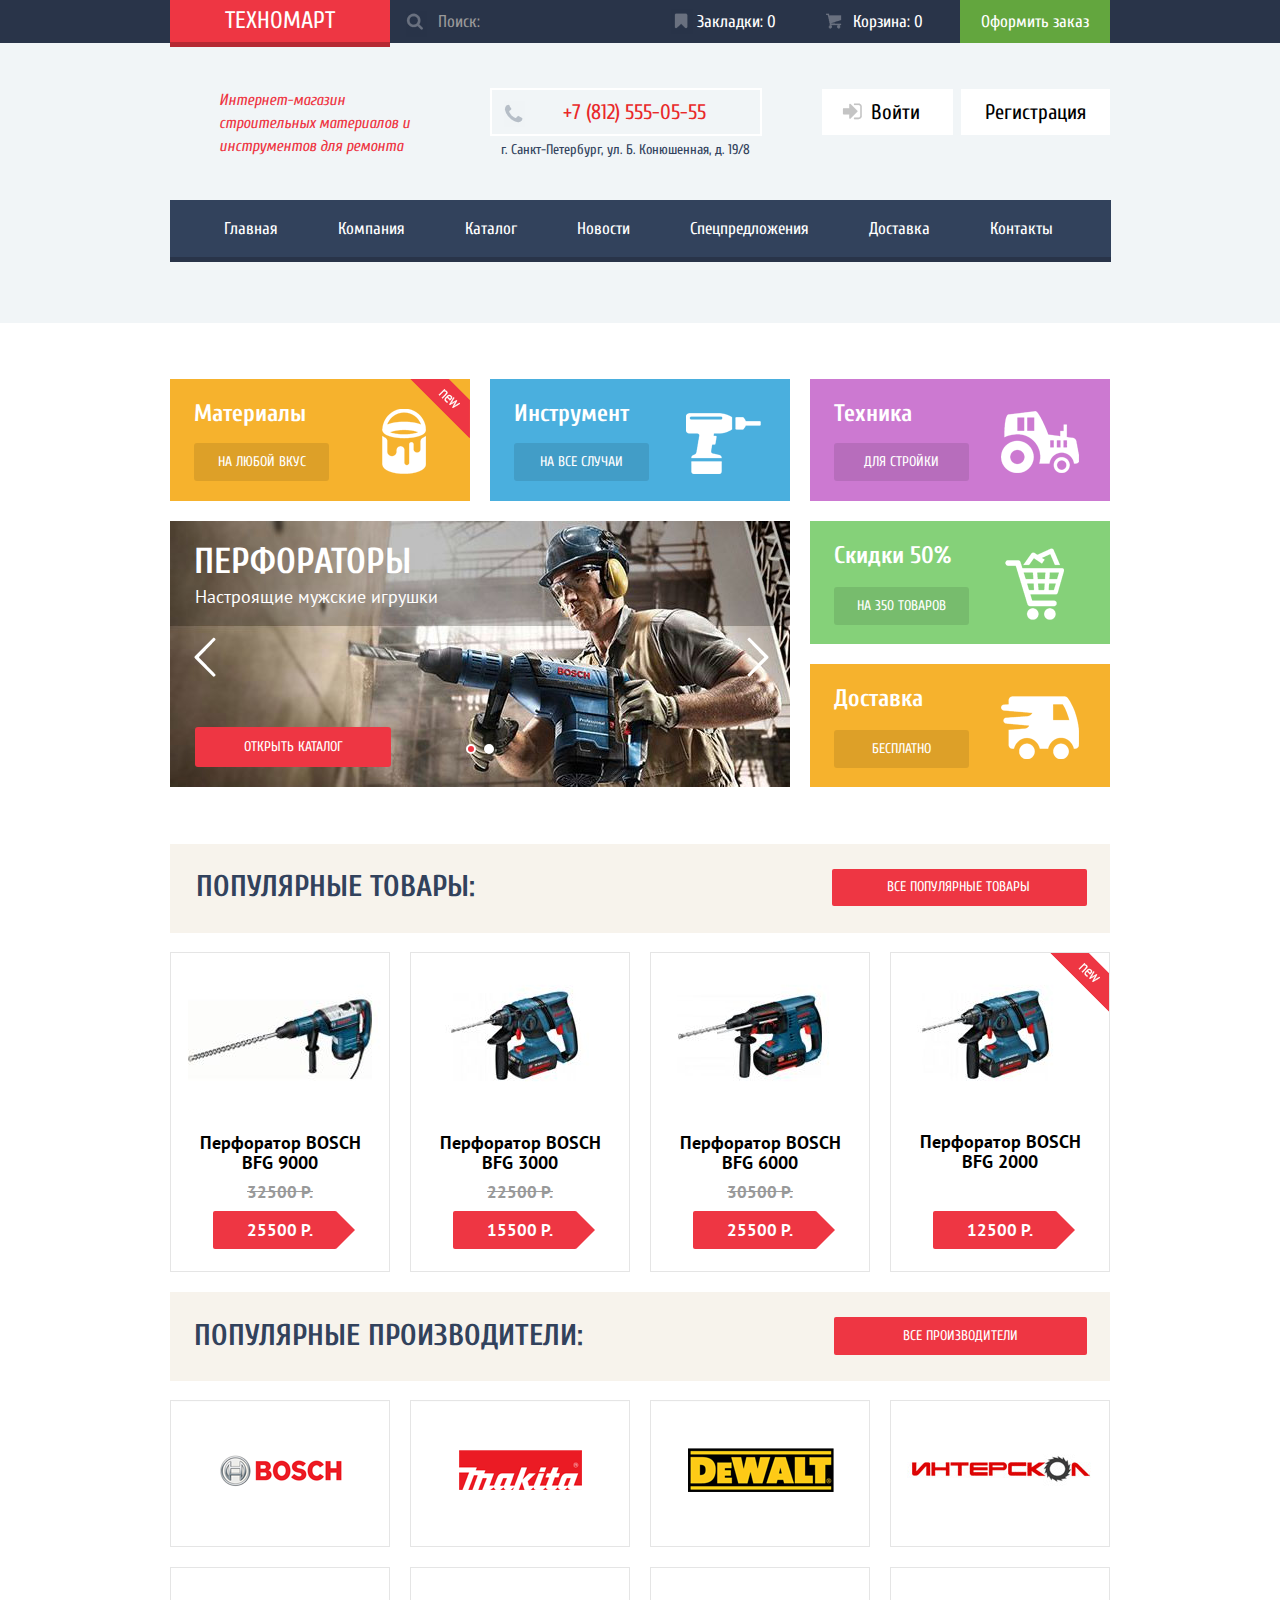
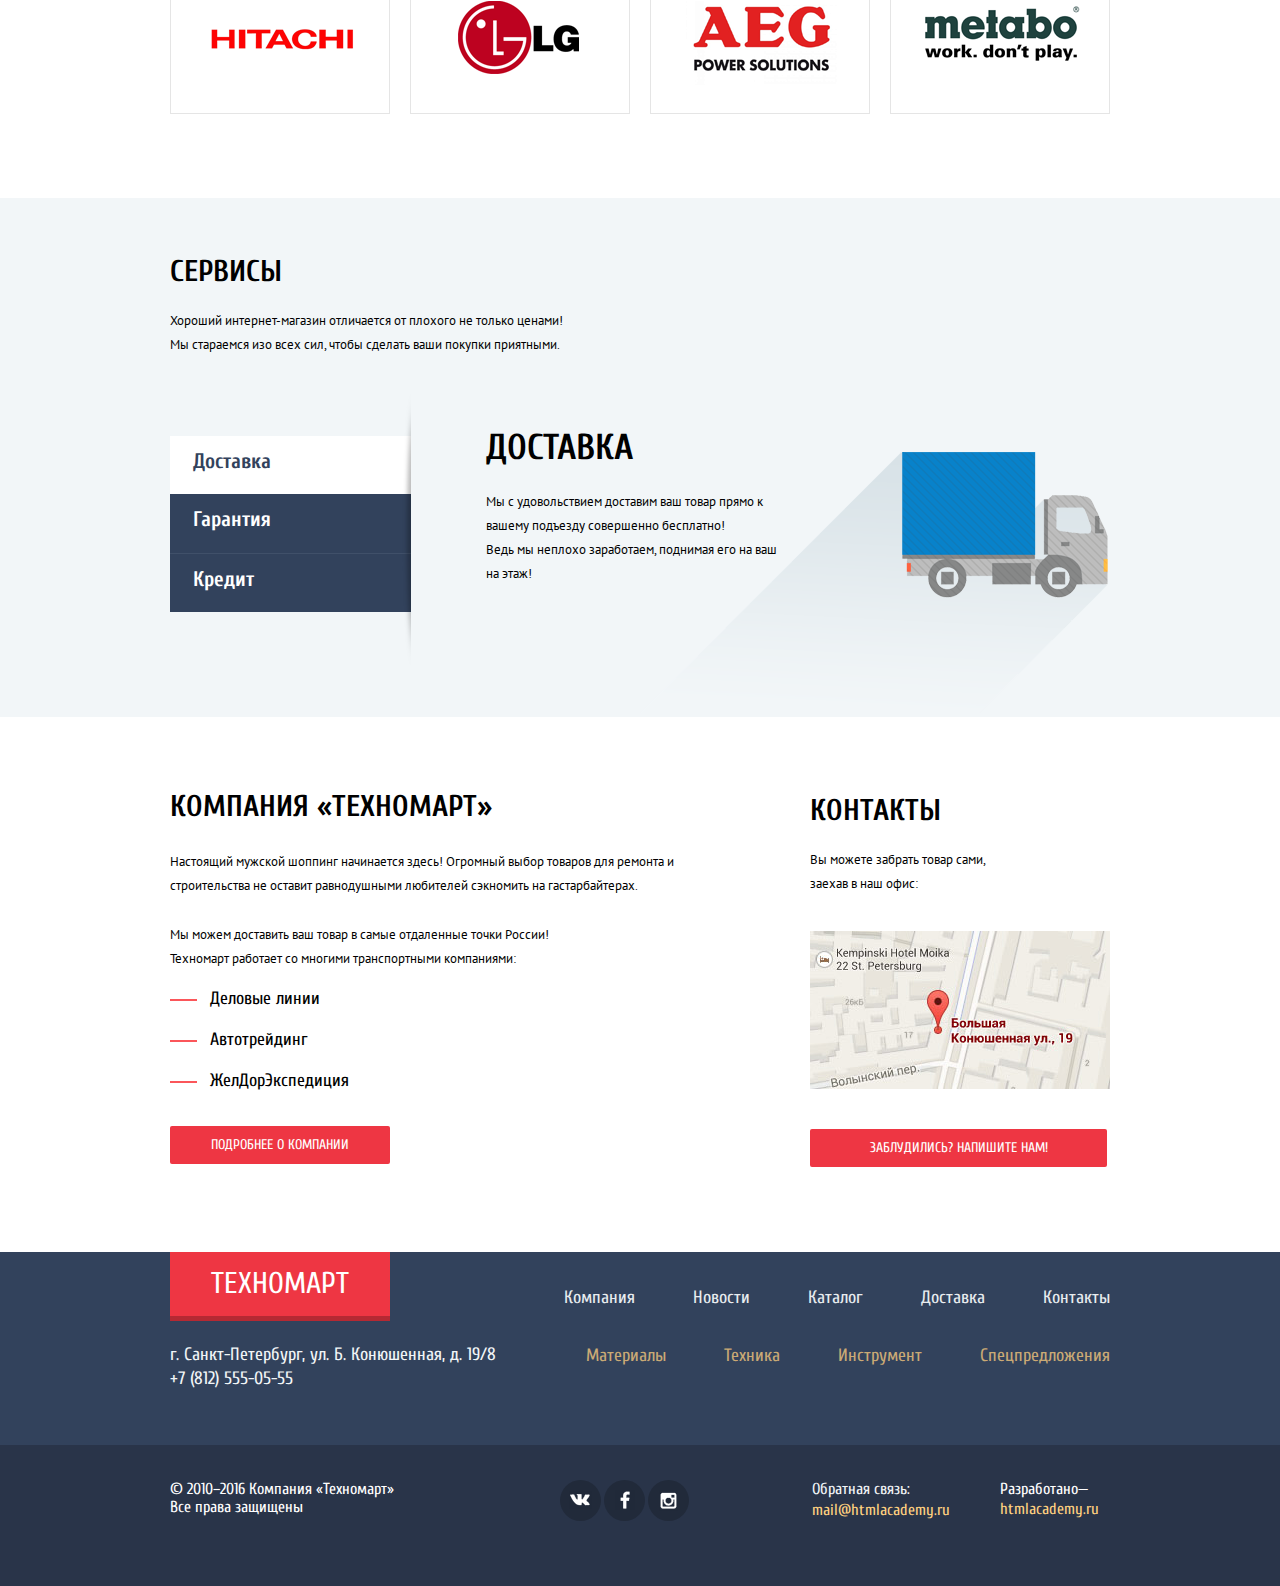
<file: index.html>
<!DOCTYPE html>
<html lang="ru">
  <head>
    <meta charset="utf-8">
    <title>HTML Academy: Техномарт</title>
    <link href="https://fonts.googleapis.com/css?family=Cuprum:400,700%7CPT+Sans:400,700&subset=cyrillic" rel="stylesheet">
    <link href="css/style.css" rel="stylesheet">
  </head>
  <body>
 <!--Шапка сайта --header main-header -->
    <div class="header-top">
      <div class="container clearfix">
        <div class="logo">
            Техномарт
        </div>
          <input type="search" class="search" placeholder="Поиск:">
          <a class="bookmarks" href="#">Закладки: 0</a>
          <a class="bascket" href="#">Корзина: 0</a>
          <a class="checkout" href="#">Оформить заказ</a>
      </div>
    </div>
    <div class="header-bottom">
      <div class="container">
        <div class="header-bottom-outer clearfix">
          <p>
            Интернет-магазин строительных материалов
            и инструментов для ремонта
          </p>
          <div class="contacts">
            <span class="tel">+7 (812) 555-05-55</span>
            <span class="address">г. Санкт-Петербург, ул. Б. Конюшенная, д. 19/8
            </span>
          </div>
    <!--Кабинет пользователя --user-block login-->
          <div class="user-block">
            <a class="login" href="#">Войти</a>
            <a class="registration" href="#">Регистрация</a>
         </div>
        </div>
    <!--Основная навигация по сайту --main-navigation -->
        <nav class="main-navigation">
          <ul>
            <li>
              <a>Главная</a>
            </li>
            <li>
              <a href="#">Компания</a>
            </li>
            <li>
              <a href="#">Каталог</a>
            </li>
            <li>
              <a href="#">Новости</a>
            </li>
            <li>
              <a href="#">Спецпредложения</a>
            </li>
            <li>
              <a href="#">Доставка</a>
            </li>
            <li>
              <a href="#">Контакты</a>
            </li>
          </ul>
        </nav>
      </div>
    </div> 
<!--Контейнер основного содержимого --main-container -->
    <div class="promo">
      <div class="container">
        <div class="top-outer clearfix">
          <div class="item-title1 img">
            <h2>Материалы</h2>
            <a class="title" href="#">На любой вкус</a>
            <div class="item-promo new"></div>
          </div>
          <div class="item-title2 img">
            <h2>Инструмент</h2>
            <a class="title" href="#">На все случаи</a>
          </div>
          <div class="item-title3 img">
            <h2>Техника</h2>
            <a class="title" href="#">Для стройки</a>
          </div>
        </div>
        <div class="bottom-outer clearfix">
    <!--Слайдер --slider-->
          <div class="slider">       
            <div class="slider1">
              <img src="img/men-drill-slide.jpg" alt="">
                <h2>Перфораторы</h2>
                <span>Настроящие мужские игрушки</span>
                <a class="open-catalog" href="#">Открыть каталог</a>
            </div>
            <div class="slider2">
              <img src="img/men-drill-slide2.jpg" alt="">
              <h2>Дрели</h2>
              <span>Соседям на радость!</span>
              <a class="open-catalog" href="#">Открыть каталог</a>
            </div>
            <div class="slider-controls">
              <button class="slider-btn btn-prev"></button>
              <button class="slider-btn btn-next"></button>
              <ul class="slider-nav">
                <li class="slider-nav-btn slider-nav-current"></li>
                <li class="slider-nav-btn"></li>
              </ul>
            </div>
          </div>
          <div class="item-title4 img">
            <h2>Скидки 50%</h2>
            <a class="title" href="#">На 350 товаров</a>
          </div>
          <div class="item-title5 img">
            <h2>Доставка</h2>
            <a class="title" href="#">Бесплатно</a>
          </div>
       </div>
      </div>
    </div>
    <div class="popular-products container">
      <div class="clearfix">
        <h2>Популярные товары:</h2>
        <a class="all-popular" href="#">Все популярные товары</a>
      </div>
    </div>
    <!--Галерея  --gallery-product-->
    <div class="gallery-product">
      <div class="container clearfix">
        <div class="product item">
          <img src="img/bfg-9000.jpg" alt="">
            <div class="item-basckets">
              <a class="basckets" href="#">Купить</a>
              <a class="mark" href="#">В закладки</a>
            </div>
          <h3>Перфоратор BOSCH</h3>
          <span>BFG 9000</span>
          <del>32500 Р.</del>
          <a class="price" href="#">25500 Р.</a>
        </div>
        <div class="product item">
          <img src="img/bfg-3000.jpg" alt="">
            <div class="item-basckets">
              <a class="basckets" href="#">Купить</a>
              <a class="mark" href="#">В закладки</a>
            </div> 
          <h3>Перфоратор BOSCH</h3>
          <span>BFG 3000</span>
          <del>22500 Р.</del>
          <a class="price" href="#">15500 Р.</a>
        </div>
        <div class="product item">
          <img src="img/bfg-6000.jpg" alt="">
            <div class="item-basckets">
              <a class="basckets" href="#">Купить</a>
              <a class="mark" href="#">В закладки</a>
            </div>
          <h3>Перфоратор BOSCH</h3>
          <span>BFG 6000</span>
          <del>30500 Р.</del>
          <a class="price" href="#">25500 Р.</a>
        </div>
        <div class="product item-last">
          <div class="item-promo new"></div>
          <img src="img/bfg-2000.jpg" alt="">
            <div class="item-basckets">
              <a class="basckets" href="#">Купить</a>
              <a class="mark" href="#">В закладки</a>
            </div>
          <h3>Перфоратор BOSCH</h3>
          <span>BFG 2000</span>
          <a class="price" href="#">12500 Р.</a>
        </div>
      </div>
    </div>
      <!--Галерея end-->
    <div class="popular-producer container">
      <div class="clearfix">
        <h2>Популярные производители:</h2>
        <a class="all-producer" href="#">Все производители</a>
      </div>
    </div>
      <!--Галерея производители-->
    <div class="gallery-all-producer">
      <div class="container clearfix">
        <div class="producer logo">
          <img src="img/bosch-logo.png" alt="">
        </div>
        <div class="producer logo">
          <img src="img/makita-logo.png" alt="">
        </div>
        <div class="producer logo">
          <img src="img/dewalt-logo.png" alt="">
        </div>
        <div class="producer logo">
          <img src="img/inter-logo.png" alt="">
        </div>
        <div class="producer logo">
          <img src="img/hitachi-logo.png" alt="">
        </div>
        <div class="producer logo">
          <img src="img/lg-logo.png" alt="">
        </div>
        <div class="producer logo">
          <img src="img/aeg-logo.png" alt="">
        </div>
        <div class="producer logo">
          <img src="img/metabo-logo.png" alt="">
        </div>
      </div>
    </div>
    <div class="services-outer">
      <div class="container clearfix">
        <div class="services">
        <h2>Сервисы</h2>
        <p>
            Хороший интернет-магазин отличается от плохого не только ценами!<br>
            Мы стараемся изо всех сил, чтобы сделать ваши покупки приятными.
        </p>
        </div>
        <ul class="services-menu">
          <li>Доставка</li>
          <li>Гарантия</li>
          <li>Кредит</li>
        </ul>
        <div class="services-slide-outer">
          <div class="services-slide services-slide-1">
            <h2>Доставка</h2>
            <p>
            Мы с удовольствием доставим ваш товар прямо к вашему подъезду совершенно бесплатно!<br>
            Ведь мы неплохо заработаем, поднимая его на ваш на этаж!
            </p>
          </div>
          <div class="services-slide services-slide-2">
            <h2>Гарантия</h2>
            <p>
            Если купленный у нас товар поломается или заискрит, а также в случае пожара, спровоцированного его возгаранием,  вы всегда можете быть уверены в нашей гарантии. Мы обменяем сгоревший товар на новый.
            Дом уж восстановите как-нибудь сами.
            </p>
          </div>
          <div class="services-slide services-slide-3">
            <h2>Кредит</h2>
            <p>
            Залезть в долговую яму стало проще! Кредитные консультанты придут вам на помощь.
            </p>
          </div>
        </div>
      </div>
    </div>
    <div class="company-info">
      <div class="container clearfix">
        <div class="company-name">  
          <h2>Компания «Техномарт»</h2>
          <p>
            Настоящий мужской шоппинг начинается здесь! Огромный выбор товаров для ремонта и строительства не оставит равнодушными любителей сэкномить на гастарбайтерах.
          </p>
          <p>
            Мы можем доставить ваш товар в самые отдаленные точки России!
          <br>
            Техномарт работает со многими транспортными компаниями:
          </p>  
          <ul class="companies">
            <li>Деловые линии</li>
            <li>Автотрейдинг</li>
            <li>ЖелДорЭкспедиция</li>
          </ul>
          <a class="about-company" href="#">Подробнее о компании</a>
        </div>
        <div class="contacts">
          <h2>Контакты</h2>
          <p>
            Вы можете забрать товар сами, <br>
            заехав в наш офис:
          </p>
          <img src="img/map-image.jpg" alt="">
          <a class="write-us" href="#">Заблудились? Напишите нам!</a>
        </div>
      </div>
    </div>  
    <footer class="top-footer-out">
      <div class="container clearfix">
        <div class="top-footer-outer">          
          <div class="logo-footer">Техномарт</div>
          <section class="footer-contacts">
            г. Санкт-Петербург, ул. Б. Конюшенная, д. 19/8<br>
            +7 (812) 555-05-55
          </section>
        </div>
        <div class="menu-outer">  
          <ul class="first-menu-bottom">
            <li>
              <a href="#">Компания</a>
            </li>
            <li>
              <a href="#">Новости</a>
            </li>
            <li>
              <a href="#">Каталог</a>
            </li>
            <li>
              <a href="#">Доставка</a>
            </li>
            <li>
              <a href="#">Контакты</a>
            </li>
          </ul>
          <ul class="second-menu-bottom">
            <li>
              <a href="#">Материалы</a>
            </li>
            <li>
              <a href="#">Техника</a>
            </li>
            <li>
              <a href="#">Инструмент</a>
            </li>
            <li>
              <a href="#">Спецпредложения</a>
            </li>
          </ul>
        </div>
      </div>
      </footer>
      <footer class="bottom-footer">
        <div class="container clearfix">
          <section class="footer-copyright">
            © 2010–2016 Компания «Техномарт» Все права защищены
          </section>
          <section class="footer-social">
            <a class="social-btn social-btn-vk" href="#"></a>
            <a class="social-btn social-btn-fb" href="#"></a>
            <a class="social-btn social-btn-inst" href="#"></a>
          </section>
          <section class="footer-contacts">
            <p>Обратная связь:</p>
            <a class="btn" href="https://mail.htmlacademy.ru">mail@htmlacademy.ru
            </a>
          </section>
          <section class="copyright-academy">
            <p>Разработано—</p>
            <a class="btn" href="https://htmlacademy.ru">htmlacademy.ru
            </a>
          </section>
        </div>
      </footer>
      <div class="form-write-us popup-hide">
        <form class="write-us" action="#" method="post">
          <div class="outer-write1">     
            <label>Ваше имя:   
              <input type="text" class="your-name" name="text" placeholder="Представьтесь, пожалуйста">
            </label>
          </div>
          <div class="outer-write2">
            <label> Ваш e-mail:
            <input type="text" class="your-email" name="text" placeholder="Для отправки ответа">
            </label>
          </div>
          <h2>Текст письма:</h2>
          <textarea name="text-letter" rows="5" cols="62" placeholder="В свободной форме"></textarea>
          <div class="btn-outer">
            <button class="btn-write-us" type="submit">Отправить</button>
          </div>
        </form>
      </div>
      <div class="cart popup-hide">
        <button class="btn-cross" type="button"></button>
        <div class="cart-outer-top">
          <h2>Товар добавлен в корзину!</h2>
        </div>
        <div class="cart-outer-bottom">
          <div class="btn-outer-cart">
            <a class="make-order" href="#"  >Оформить заказ</a>
          </div>
          <div class="btn-outer-next">
            <a class="next-order" href="#"  >Продолжить покупки</a>
          </div>
        </div>
      </div>
      <div class="map-popup popup-hide">
        <button class="btn-cross" type="button"></button>
      </div>
  </body>
</html>
</file>
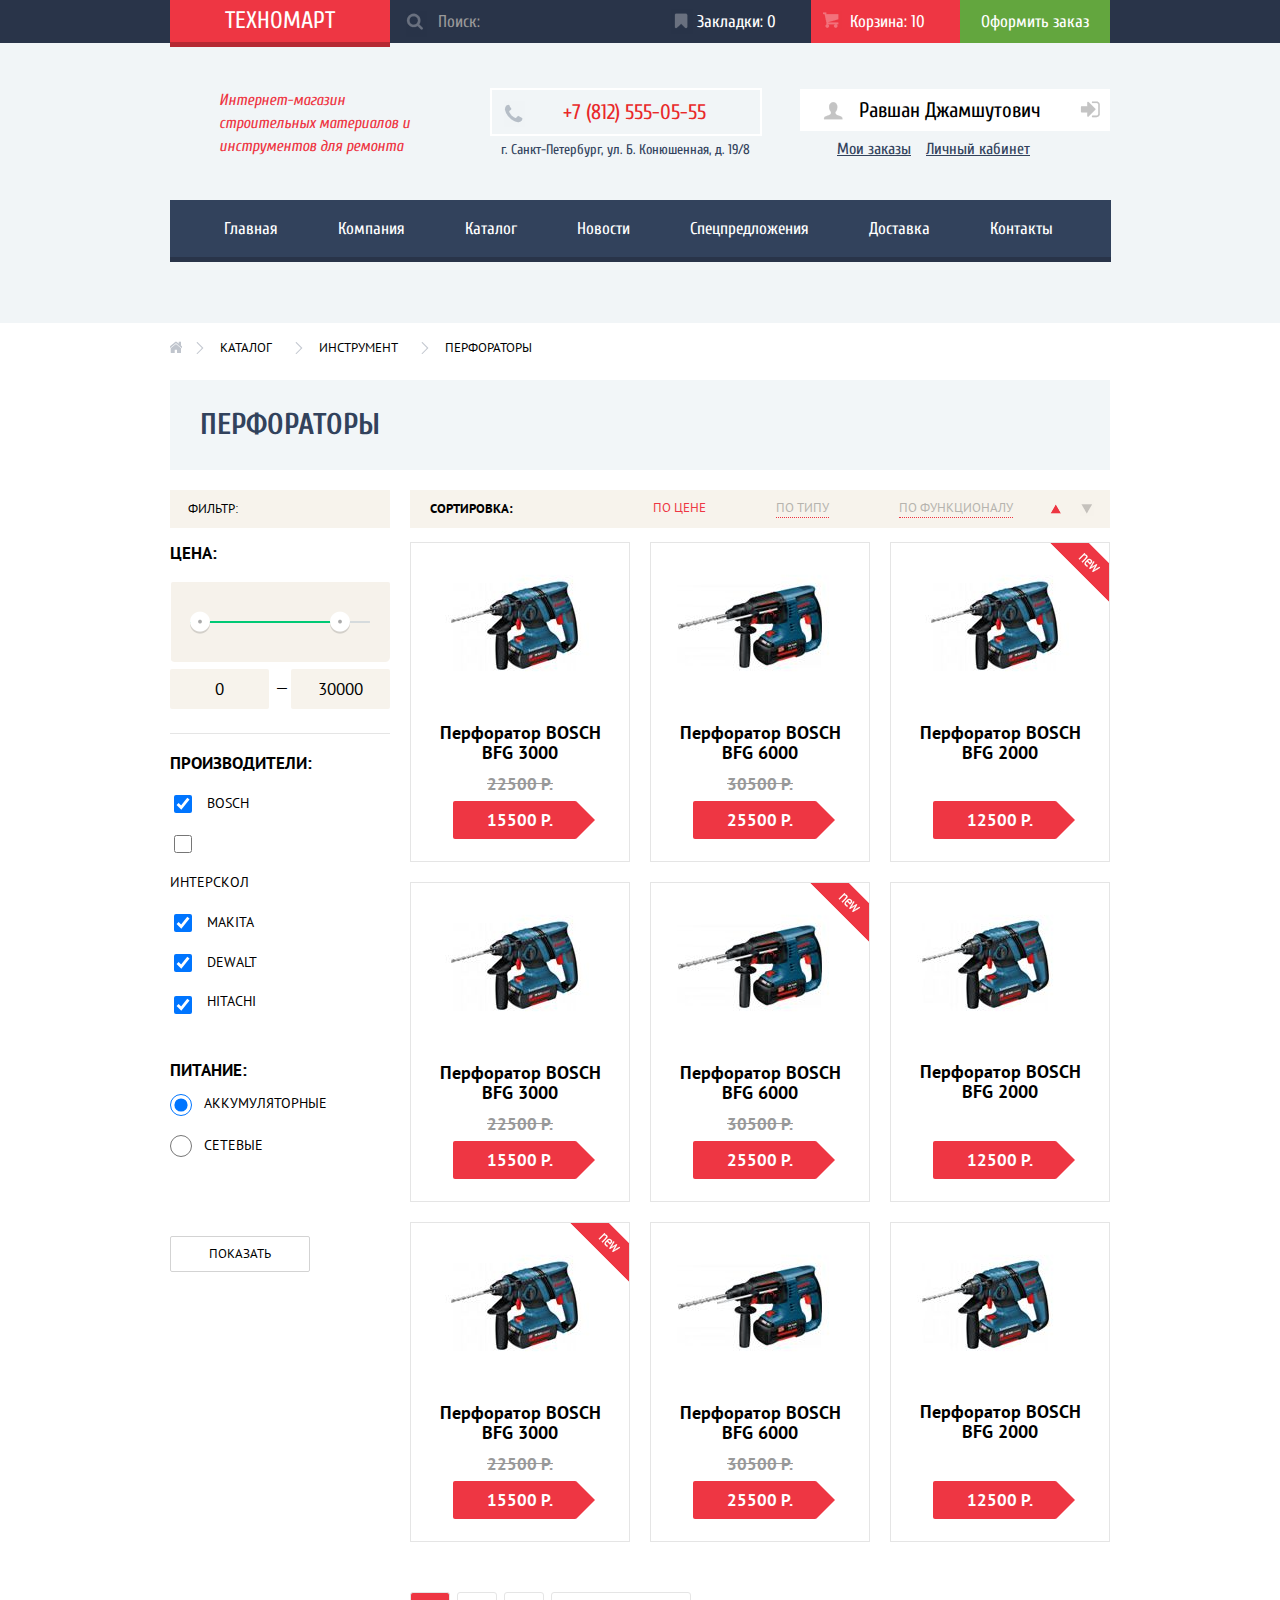
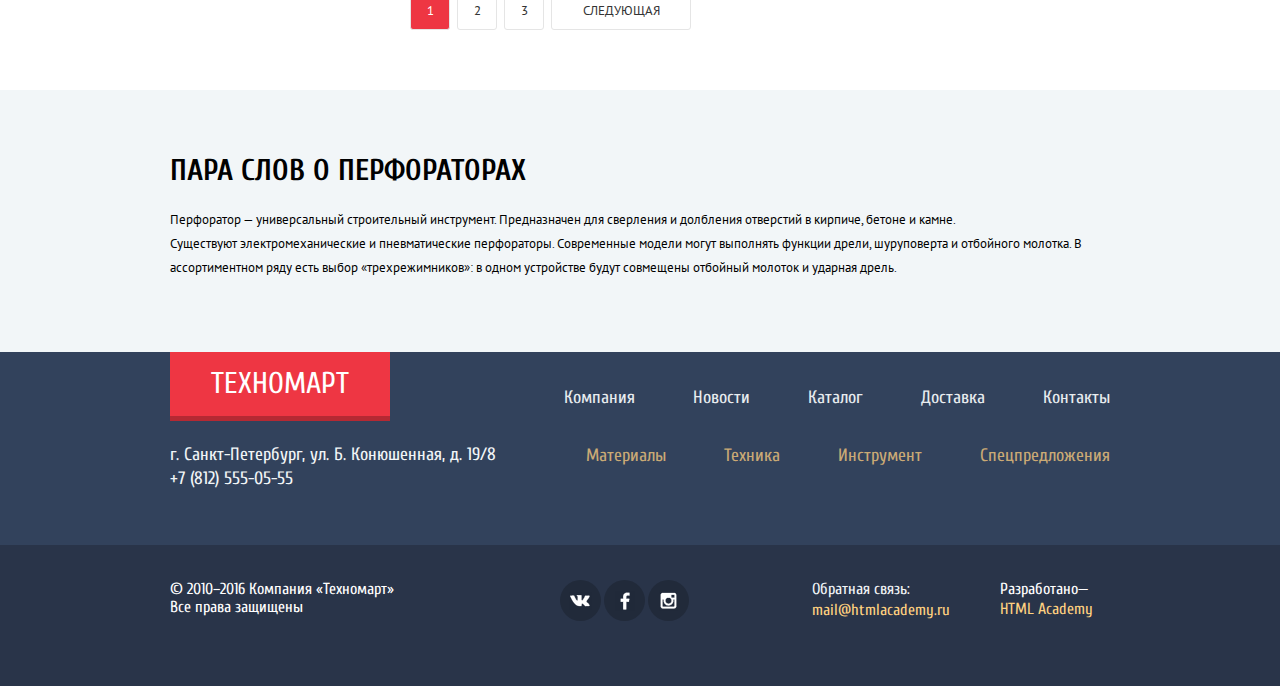
<file: catalog.html>
<!DOCTYPE html>
<html lang="ru">
  <head>
    <meta charset="utf-8">
    <title>HTML Academy: Техномарт</title>
    <link href="https://fonts.googleapis.com/css?family=Cuprum:400,700%7CPT+Sans:400,700&subset=cyrillic" rel="stylesheet">
    <link href="css/style.css" rel="stylesheet">
  </head>
  <body>
    <!--Шапка сайта --header main-header -->
      <div class="header-top">
        <div class="container">
           <div class="logo">
            Техномарт
           </div>
             <input type="search" class="search" placeholder="Поиск:">
             <a class="bookmarks" href="#">Закладки: 0</a>
             <a class="bascket active" href="#">Корзина: 10</a>
             <a class="checkout active" href="#">Оформить заказ</a>
        </div>
      </div>
      <div class="header-bottom-catalog">
        <div class="container">
          <div class="header-bottom-outer clearfix">
            <p>
            Интернет-магазин строительных материалов и инструментов для ремонта
            </p>
            <div class="contacts">
              <span class="tel">+7 (812) 555-05-55</span>
              <span class="address">г. Санкт-Петербург, ул. Б. Конюшенная, д. 19/8</span>
            </div>
    <!--Кабинет пользователя --user-block login-->
            <div class="user-block-log">
              <a class="user-name" href="#">Равшан Джамшутович</a>
              <ul class="user-login">
                <li>
                  <a class="my-orders" href="#">Мои заказы</a>
                </li>
                <li>
                  <a class="user-office" href="#">Личный кабинет</a>
                </li>      
              </ul>    
            </div>
          </div>
    <!--Основная навигация по сайту --main-navigation -->
          <nav class="main-navigation">
            <ul>
              <li>
                <a href="#">Главная</a>
              </li>
              <li>
                <a href="#">Компания</a>
              </li>
              <li>
                <a>Каталог</a>
              </li>
              <li>
                <a href="#">Новости</a>
              </li>
              <li>
                <a href="#">Спецпредложения</a>
              </li>
              <li>
                <a href="#">Доставка</a>
              </li>
              <li>
                <a href="#">Контакты</a>
              </li>
            </ul>
          </nav>
        </div>
      </div>      
       <!--Контейнер основного содержимого --main-container -->
      <div class="main-content">
        <div class="container clearfix">
          <ul class="breadcrumbs">
            <li>
              <a href="#">Каталог</a>
            </li>
            <li>
              <a href="#">Инструмент</a>
            </li>
            <li>
              <a href="#">Перфораторы</a>
            </li>
          </ul>
          <h1 class="perforator">Перфораторы</h1>
          <form class="filter clearfix" action="#" method="post">
            <span class="filt">Фильтр:</span>
            <h2 class="price">Цена:</h2>
            <div class="search-price-block">
              <div class="line-search"></div>
            </div>
            <div class="price-block clearfix">  
              <input class="field-price1" type="text" name="field-price" value="0"><span class="dash">&mdash;</span>
              <input class="field-price2" type="text" name="field-price" value="30000">
            </div>
            <h2 class="product-line">Производители:</h2>
            <div class="product-line-check">  
              <input type="checkbox" name="bosch" id="bosch-field" checked>
              <label for="bosch-field">BOSCH</label>
              <input type="checkbox" name="interskol" id="interskol-field">
              <label for="interskol-field">Интерскол</label>
              <input type="checkbox" name="makita" id="makita-field" checked>
              <label for="makita-field">MAKITA</label>
              <input type="checkbox" name="dewalt" id="dewalt-field" checked>
              <label for="dewalt-field">DEWALT</label>
              <input type="checkbox" class="hitachi" name="hitachi" id="hitachi-field" checked>
              <label for="hitachi-field">HITACHI</label>
            </div>
            <h2 class="energy">Питание:</h2>
              <div class="product-line-check-energy">
                <label>
                  <input type="radio" name="type-product" value="battery" checked>
                  Аккумуляторные
               </label>
               <label>
                 <input type="radio" name="type-product" value="volt">
                  Сетевые
               </label>
              </div>
              <button class="btn" type="submit">Показать</button>
          </form>
          <div class="outer-right">
           <div class="sorting clearfix">
            <h3 class="sort">Сортировка:</h3>
            <ul>
              <li><a class="active-point" href="#">По цене</a></li>
              <li><a href="#">По типу</a></li>
              <li><a href="#">По функционалу</a></li>
            </ul>
            <a href="#" class="cursor-top"></a>
            <a href="#" class="cursor-bottom"></a>
          </div>
          <div class="gallery-product-catalog clearfix">
            <div class="product item">
              <img src="img/bfg-3000.jpg" alt="">
              <div class="item-basckets">
                <a class="basckets" href="#">Купить</a>
                <a class="mark" href="#">В закладки</a>
              </div>
              <h3>Перфоратор BOSCH</h3>
              <span>BFG 3000</span>
              <del>22500 Р.</del>
              <a class="price" href="#">15500 Р.</a>
            </div>
            <div class="product item">
              <img src="img/bfg-6000.jpg" alt="">
              <div class="item-basckets">
                <a class="basckets" href="#">Купить</a>
                <a class="mark" href="#">В закладки</a>
              </div>
              <h3>Перфоратор BOSCH</h3>
              <span>BFG 6000</span>
              <del>30500 Р.</del>
              <a class="price" href="#">25500 Р.</a>
            </div>
            <div class="product">
              <div class="item-promo new"></div>
              <img src="img/bfg-3000.jpg" alt="">
              <div class="item-basckets">
                <a class="basckets" href="#">Купить</a>
                <a class="mark" href="#">В закладки</a>
              </div>
              <h3>Перфоратор BOSCH</h3>
              <span>BFG 2000</span>
              <a class="price" href="#">12500 Р.</a>
            </div>
            <div class="product item">
              <img src="img/bfg-3000.jpg" alt="">
              <div class="item-basckets">
                <a class="basckets" href="#">Купить</a>
                <a class="mark" href="#">В закладки</a>
              </div>
              <h3>Перфоратор BOSCH</h3>
              <span>BFG 3000</span>
              <del>22500 Р.</del>
              <a class="price" href="#">15500 Р.</a>
            </div>
            <div class="product item">
              <div class="item-promo new"></div>
              <img src="img/bfg-6000.jpg" alt="">
              <div class="item-basckets">
                <a class="basckets" href="#">Купить</a>
                <a class="mark" href="#">В закладки</a>
              </div>
              <h3>Перфоратор BOSCH</h3>
              <span>BFG 6000</span>
              <del>30500 Р.</del>
              <a class="price" href="#">25500 Р.</a>
            </div>
            <div class="product item">
              <img src="img/bfg-2000.jpg" alt="">
              <div class="item-basckets">
                <a class="basckets" href="#">Купить</a>
                <a class="mark" href="#">В закладки</a>
              </div>
              <h3>Перфоратор BOSCH</h3>
              <span>BFG 2000</span>
              <a class="price" href="#">12500 Р.</a>
            </div>
            <div class="product item">
              <div class="item-promo new"></div>
              <img src="img/bfg-3000.jpg" alt="">
              <div class="item-basckets">
                <a class="basckets" href="#">Купить</a>
                <a class="mark" href="#">В закладки</a>
              </div>
              <h3>Перфоратор BOSCH</h3>
              <span>BFG 3000</span>
              <del>22500 Р.</del>
              <a class="price" href="#">15500 Р.</a>
            </div>
            <div class="product item">
              <img src="img/bfg-6000.jpg" alt="">
              <div class="item-basckets">
                <a class="basckets" href="#">Купить</a>
                <a class="mark" href="#">В закладки</a>
              </div>
              <h3>Перфоратор BOSCH</h3>
              <span>BFG 6000</span>
              <del>30500 Р.</del>
              <a class="price" href="#">25500 Р.</a>
            </div>
            <div class="product item">
              <img src="img/bfg-2000.jpg" alt="">
              <div class="item-basckets">
                <a class="basckets" href="#">Купить</a>
                <a class="mark" href="#">В закладки</a>
              </div>
              <h3>Перфоратор BOSCH</h3>
              <span>BFG 2000</span>
              <a class="price" href="#">12500 Р.</a>
            </div>
           <!--Переключатель страниц --paginator-->
           </div>
           <div class="paginator">
             <a class="act" href="#1">1</a>
             <a href="#3">2</a>
             <a href="#1">3</a>
             <a href="#next">Следующая</a>
           </div>
        </div>
     </div>
     </div>
        <div class="description">
          <div class="container">
           <h2>Пара слов о перфораторах</h2>
           <p>
            Перфоратор — универсальный строительный инструмент. Предназначен для сверления и долбления отверстий в кирпиче, бетоне и камне.<br> Существуют электромеханические и пневматические перфораторы. Современные модели могут выполнять функции дрели, шуруповерта и отбойного молотка. В<br> ассортиментном ряду есть выбор «трехрежимников»: в одном устройстве будут совмещены отбойный молоток и ударная дрель.
           </p>
          </div>
        </div>
        <footer class="top-footer">
          <div class="container clearfix">
            <div class="top-footer-outer">
            <div class="logo-footer">Техномарт</div>
            <section class="footer-contacts">
            г. Санкт-Петербург, ул. Б. Конюшенная, д. 19/8<br>
            +7 (812) 555-05-55
            </section>
           </div>
           <div class="menu-outer">
             <ul class="first-menu-bottom">
              <li>
                <a href="#">Компания</a>
              </li>
              <li>
                <a href="#">Новости</a>
              </li>
              <li>
                <a href="#">Каталог</a>
              </li>
              <li>
                <a href="#">Доставка</a>
              </li>
              <li>
                <a href="#">Контакты</a>
              </li>
            </ul>
            <ul class="second-menu-bottom">
              <li>
                <a href="#">Материалы</a>
              </li>
              <li>
                <a href="#">Техника</a>
              </li>
              <li>
                <a href="#">Инструмент</a>
              </li>
              <li>
                <a href="#">Спецпредложения</a>
              </li>
            </ul>
          </div>
        </div>
        </footer>
        <footer class="bottom-footer">
          <div class="container clearfix">
            <section class="footer-copyright">
             © 2010–2016 Компания «Техномарт» Все права защищены
            </section>
            <section class="footer-social">
              <a class="social-btn social-btn-vk" href="#"></a>
              <a class="social-btn social-btn-fb" href="#"></a>
              <a class="social-btn social-btn-inst" href="#"></a>
            </section>
            <section class="footer-contacts">
              <p>Обратная связь:</p>
              <a class="btn" href="https://mail.htmlacademy.ru">mail@htmlacademy.ru</a>
            </section>
            <section class="copyright-academy">
              <p>Разработано—</p>
              <a class="btn" href="https://htmlacademy.ru">HTML Academy</a>
            </section>
          </div>
        </footer>
  </body>
</html>
</file>
<file: css/style.css>
body {
    margin: 0;
    padding: 0;
    font-family: "PT Sans", "Cuprum", "Arial", sans-serif;
    min-width: 960px;
    font-size: 13px;
    line-height: 24px;
    font-weight: normal;   
    color: #000000;
}

h2 {
    font-size: 30px;
    line-height: 36px; 
}

form h2 {
    font-weight: bold;
    font-size: 17px;
    line-height: 30px
}

h3 {
    font-size: 18px;
    line-height: 20px;
}

p {
    font-size: 13px;
    line-height: 24px;
}

li {
    list-style: none;
}

a {
    text-decoration: none;
}

.header-top {
    background-color: #293449;
    font-size: 0px;
}

.container {
    width: 940px;
    margin:  0 auto;
    padding: 0 10px;
}

.container .logo, 
input[type="search"].search,
a.bookmarks,
a.bascket,
a.checkout
{
    display: inline-block;
}

.header-top .logo {
    position: relative;
    display: inline-block;
    vertical-align: top;
    font-size: 24px;
    line-height: 24px;
    font-family: "Cuprum", "Arial", sans-serif;
    color: #ffffff;
    background-color: #ee3643;
    width: 220px;
    text-transform: uppercase;
    padding: 9px 0;
    text-align: center;
}

.header-top .logo::after {
    position: absolute;
    content: "";
    top: 42px;
    left: 0;
    width: 100%;
    border-bottom: 5px solid #b52933;
}

.logo-footer {
    font-size: 30px;
    line-height: 30px;
    text-transform: uppercase;
    padding: 17px 0;
    text-align: center;
    background-color: #ee3643;
    color: #ffffff;
    border-bottom: 5px solid #b52933;
}

input[type="text"] {
    width: 220px;
}

input[type="search"] {
    display: block;
    font-size: 17px;
    line-height: 18px;
    box-sizing: border-box;
    font-family: "Cuprum", "Arial", sans-serif;
    width: 271px;
    padding-left: 47px;
    padding-top: 10px;
    padding-bottom: 10px;
    background: url(../img/icon-search.png) no-repeat 15px 8px;
    background-color: #293449;
    border: 1px solid #293449;
    color: #ffffff;
}

a.bookmarks {
    width: 150px;
    text-align: center;
    font-size: 17px;
    font-family: "Cuprum", "Arial", sans-serif;
    line-height: 18px;
    padding-top: 12px;
    padding-bottom: 12px;
    color: #ffffff;
    background: url(../img/icon-bookmark.png) no-repeat 10px 8px;
}

a.bascket {
    width: 145px;
    text-align: center;
    font-size: 17px;
    line-height: 18px;
    font-family: "Cuprum", "Arial", sans-serif;
    padding-top: 13px;
    padding-bottom: 12px;
    padding-left: 4px;
    color: #ffffff;
    background: url(../img/icon-bascket.png) no-repeat 12px 11px;
}

a.bascket.active {
    background-color: #ee3643;
    background: #ee3643 url(../img/icon-bascket-active.png) no-repeat 12px 11px;
    padding-left: 4px;
}

a.checkout {
    width: 150px;    
    text-align: center;
    font-size: 17px;
    line-height: 18px;
    font-family: "Cuprum", "Arial", sans-serif;
    color: #ffffff;
    background-color: #63a63e;
    padding-top: 13px;
    padding-bottom: 12px;
}

.header-bottom {
    min-height: 280px;
    background-color: #f1f5f7;
    margin-bottom: 56px;
}

.header-bottom-catalog {
    min-height: 280px;
    background-color: #f1f5f7;
}

.header-bottom p, 
.header-bottom-catalog p  {
    font-size: 16px;
    line-height: 23px;
    font-style: italic;
    font-family: "Cuprum", "Arial", sans-serif;
    color: #ee3643;
    width: 198px;
    float: left;
    padding-left: 49px;
    padding-top: 30px;
    padding-right: 58px;
}

.header-bottom .contacts, 
.header-bottom-catalog .contacts {
    width: 300px;
    float: left;
    padding-left: 20px;
    padding-right: 20px;
    padding-bottom: 20px;
}

.header-bottom span.tel, 
.header-bottom-catalog span.tel {
    font-size: 21px;
    line-height: 17px;
    font-family: "Cuprum", "Arial", sans-serif;
    display: block;
    text-align: center;
    width: 252px;
    min-height: 30px;
    border: 2px solid #FFFFFF;
    color: #e9292a;
    padding-top: 14px;
    padding-left: 16px;
    margin-top: 45px;
    margin-bottom: 2px;
    margin-left: 5px;
    background: url(../img/icon-tel.png) no-repeat 12px 11px;
}

.header-bottom span.address, 
.header-bottom-catalog span.address {
    font-size: 14px;
    line-height: 24px;
    font-family: "Cuprum", "Arial", sans-serif;
    color: #32425c;
    text-align: center;
    padding-left: 16px;
}

.header-bottom .user-block, 
.header-bottom-catalog .user-block {
    float: right;
    width: 300px;
    margin-top: 6px;
}

.user-block-log {
    float: right;
    width: 300px;
    margin-top: 46px;
}

.user-block-log .user-name {
    width: 300px;
    float: right;
    font-size: 21px;
    line-height: 18px;
    font-family: "Cuprum", "Arial", sans-serif;
    text-align: center;
    color: #000000;
    background-color: #ffffff;
    padding-top: 12px;
    padding-bottom: 12px;
    padding-right: 10px;
    margin-bottom: 10px;
    background-image: url(../img/icon-login.png), url(../img/icon-user.png);
    background-repeat: no-repeat;
    background-position: 22px, 280px;
}

ul.user-login {
    width: 300px;
    margin-top: 0;
    font-size: 16px;
    line-height: 17px;
    font-family: "Cuprum", "Arial", sans-serif;
    color: #32425c;
    padding-left: 22px;
}

ul.user-login a {
    color: #32425c;
}

.user-login, 
.my-orders, 
.user-office {
    display: block;
    text-decoration: underline;
}

ul.user-login li {
    padding-left: 5px;
}

.user-login .my-orders {
    display: block;
    list-style: none;
    float: left; 
    padding-right: 15px; 
}

.user-block .login {
    font-size: 21px;
    line-height: 18px;
    font-family: "Cuprum", "Arial", sans-serif;
    color: black;
    background-color: #ffffff;
    width: 116px;
    display: block;
    text-align: center;
    padding-top: 14px;
    padding-bottom: 14px;
    padding-left: 15px;
    margin-top: 40px;
    margin-left: 12px;
    margin-right: 161px;
    background: #ffffff url(../img/icon-user.png) no-repeat 20px 11px;
}

.user-block .registration {
    font-size: 21px;
    line-height: 18px;
    font-family: "Cuprum", "Arial", sans-serif;
    color: black;
    background-color: #ffffff;
    width: 149px;
    display: block;
    text-align: center;
    margin-left: auto;
    margin-top: -46px;
    padding-top: 14px;
    padding-bottom: 14px;
}

.main-navigation {
    font-size: 0px;
    width: 941px;
    margin-top: 18px;
    background-color: #32425c;
    border-bottom: 5px solid #293449;
    padding-left: 9px;
    box-sizing: border-box;
}

.main-navigation li {
    display: inline-block;
    padding-top: 20px;
    padding-bottom: 11px;
}

.main-navigation li:hover {
    background-color: #293449;
}

.main-navigation ul {
    margin-top: 0;
    margin-bottom: 0;
    padding-left: 15px;
    padding-right: 24px;
}

.main-navigation li a {
    color: #ffffff;
    font-size: 17px;
    line-height: 17px;
    font-family: "Cuprum", "Arial", sans-serif;
    padding-right: 30px;
    padding-left: 30px;
}

ul.breadcrumbs  {
    margin-bottom: 0px;
    padding-left: 26px;
}

.breadcrumbs li {
    color: #000000;
    display: inline-block;
    margin-right: 20px;
}

.breadcrumbs li a {
    font-size: 13px;
    line-height: 18px;
    font-family: "PT Sans", "Arial", sans-serif;
    text-transform: uppercase;
    color: #000000;
    background: url(../img/icon-arrow.png) no-repeat left;
    padding-left: 24px;
}

.breadcrumbs {
    background: url(../img/icon-house.png) no-repeat 0 5px;
}

span.filt {
    display: block;
    width: 220px;
    font-size: 13px;
    text-transform: uppercase;
    line-height: 18px;
    font-family: "PT Sans", "Arial", sans-serif;
    padding-top: 10px;
    padding-bottom: 10px;
    padding-left: 18px;
    box-sizing: border-box;
    background-color: #f7f3ec;
}

.filter h2.price {
    font-size: 17px;
    line-height: 30px;
    text-transform: uppercase;
    font-weight: bold;
    font-family: "PT Sans", "Arial", sans-serif;
    margin-bottom: 14px;
    margin-top: 10px;
}

.main-content .filter {
    float: left;
    width: 220px;
}

form {
    margin-right: 20px;
}

.line-search {
    display: block;
    margin: 0 auto;
    margin-bottom: 6px;
    width: 219px;
    height: 81px;
    border-radius: 2px;
    background: url(../img/range-input.png) no-repeat 0 0;
}

.price-block {
    border-bottom: 1px solid #e5e5e5;
}

form input[type="text"] {
    display: inline-block;
    text-align: center;
    margin-left: auto;
    margin-right: auto;
    background-color: #f7f3ec;
    border-radius: 2px;
    border: 0px solid #f7f3ec;
    width: 95px;
    min-height: 38px;
    margin-bottom: 24px;
} 

form input[type="text"].your-email, 
form input[type="text"].your-name  {
    width: 210px;
    text-align: left;
    background-color: white;
    border: 2px solid lightgrey;
}

form input[type="text"].your-email {
    margin-top: 12px;
}

.form-write-us label {
    font-weight: bold;
    padding-bottom: 12px;
}

form input[type="text"].your-name {
    margin-top: 12px;
    margin-right: 18px;
}

input[type="checkbox"] {
    display: block;
    vertical-align: middle;
    width: 18px;
    height: 18px;
    margin-right: 12px;
}

.main-content.filter {
    font-size: 0px;
}

input[type="text"].field-price1 {
    float: left;
    margin-right: 6px;
    font-size: 17px;
    line-height: 18px;
    margin-bottom: 18px;
    font-family: "PT Sans", "Arial", sans-serif;
}

input[type="text"].field-price2 {
    float: right;
    font-size: 17px;
    line-height: 18px;
    font-family: "PT Sans", "Arial", sans-serif;
}



span.dash {
    font-size: 17px;
    line-height: 36px;
    font-family: "PT Sans", "Arial", sans-serif;
}

input[type="checkbox"], 
label {
    display: inline-block;
    vertical-align: middle;
    margin-bottom: 19px;
}

form input[type="checkbox"].hitachi {
    vertical-align: baseline;
    margin-bottom: 27px;
}

form input[type="radio"] {
    display: inline-block;
    vertical-align: baseline;
    margin-top: 0;
    margin-right: 8px;
    margin-left: 0;
    width: 22px;
    height: 22px;
}

form input[type="radio"], 
label {
    display: inline-block;
    vertical-align: middle;
}

.product-line-check {
    width: 115px;
    padding-right: 0;
}

.product-line-check-energy {
    width: 170px;
} 

form .product-line-check label {
    font-size: 14px;
    line-height: 20px;
    text-transform: uppercase;
    font-family: "PT Sans", "Arial", sans-serif;
}

form .product-line-check-energy label { 
    font-size: 14px;
    line-height: 20px;
    text-transform: uppercase;
    font-family: "PT Sans", "Arial", sans-serif;
}

button.btn {
    width: 140px;
    height: 36px;
    font-size: 13px;
    line-height: 18px;
    font-family: "PT Sans", "Arial", sans-serif;
    text-transform: uppercase;
    background-color: white;
    border: 1px solid lightgrey;
    border-radius: 2px;
    margin-top: 60px;
}

.product-line-check-energy label {
    margin-left: 0;
}

.promo {
    margin-bottom: 37px;
}

.promo .slider2 {
    display: none;
}

.clearfix::after {
    content: "";
    display: table;
    clear: both;
}

.slider {
    float: left;
    position: relative;
    margin-right: 20px;
}

.slider h2 {
    font-size: 36px;
    line-height: 30px;
    font-family: "Cuprum", "Arial", sans-serif;
    font-weight: bold;
    text-transform: uppercase;
    position: absolute;
    color: #FFFFFF;
    top: 0;
    margin-top: 26px;
}

.slider span {
    position: absolute;
    display: block;
    padding-left: 25px;
    color: #FFFFFF;
    font-size: 18px;
    line-height: 24px;
    font-family: "PT Sans", "Arial", sans-serif;
    top: 0;
    margin-top: 64px;
}

.slider a.open-catalog {
    font-size: 14px;
    line-height: 18px;
    font-family: "Cuprum", "Arial", sans-serif;
    position: absolute;
    display: block;
    width: 196px;
    color: #FFFFFF;
    background-color: #ee3643;
    border-radius: 3px;
    top: 0;
    text-transform: uppercase;
    text-align: center;
    padding-top: 11px;
    padding-bottom: 11px;
    margin-top: 206px;
    margin-left: 25px;
}

.top-outer {
    width: 940px;
}

.top-outer a.title {
    font-size: 14px;
    line-height: 18px;
    font-family: "Cuprum", "Arial", sans-serif;
    color: #ffffff;
    display: block;
    width: 135px;
    margin-top: -6px;
    border-radius: 3px;
    padding-top: 10px; 
    padding-bottom: 10px;
    text-transform: uppercase;
    text-align: center;
}

.top-outer h2 {
    font-size: 24px;
    line-height: 30px;
    font-family: "Cuprum", "Arial", sans-serif;
    font-weight: bold;
    color: #ffffff;
    display: block;
    margin-left: 24px;
}

.bottom-outer a.title {
    font-size: 14px;
    line-height: 18px;
    font-family: "Cuprum", "Arial", sans-serif;
    color: #ffffff;
    display: block;
    width: 135px;
    border-radius: 3px;
    margin-top: -4px;
    margin-bottom: px;
    margin-left: 24px;
    padding-top: 10px; 
    padding-bottom: 10px;
    text-transform: uppercase;
    text-align: center;
}

.slider-controls .slider-btn {
    position: absolute;
    top: 116px;
    display: block;
    width: 22px;
    height: 40px;
    background: transparent;
    border: none;
}

.slider-controls .btn-prev {
    left: 24px;
    font-size: 0;
    background-image: url(../img/left-index.png);
}

.slider-controls .btn-next {
    right: 21px;
    font-size: 0;
    background-image: url(../img/right-index.png);
}

.slider-controls .slider-nav {
    position: absolute;
    left: 296px;
    bottom: 33px;
    display: block;
    margin: 0;
    padding: 0;
}

.slider-controls .slider-nav-btn {
    display: inline-block;
    width: 6px;
    height: 6px;
    margin: 0;
    padding: 0;
    margin-right: 5px;
    border-radius: 50%;
    border: 2px solid #ffffff;
    background: #ffffff;
      
}

.slider-controls .slider-nav-current {
    background: #ee3643;
}

.bottom-outer h2 {
    font-size: 24px;
    line-height: 30px;
    font-weight: bold;
    color: #ffffff;
    display: block;
    margin-left: 24px;
} 

.bottom-outer h2 {
    font-size: 36px;
    line-height: 30px;
    font-family: "Cuprum", "Arial", sans-serif;
    font-weight: bold;
    text-transform: uppercase;
}

.item-title1 a.title {
    background-color: #dda028;
}

.item-title1,
.item-title2,
.item-title3 {
    float: left;
    width: 300px;
    min-height: 122px;
}

.item-title1 a,
.item-title2 a,
.item-title3 a {
    margin-left: 24px;
}

.item-title1 {
    position: relative;
    background: url(../img/bascket.png), url(../img/img-new.png);
    background-repeat: no-repeat;
    background-position: 83% 53%, 100% 0;
    background-repeat: no-repeat;
    background-color: #f6b22d;
}

.item-title1::before {
    display: block;
    content: "";
    position: absolute;
    top: 0;
    left: 90%;
    background-image: url(../img/img-new.png) no-repeat scroll;
}

.item-title2 {
    background-color: #4aafde;
    background: #4aafde url(../img/drill.png) no-repeat scroll 87% 55%;
}

.item-title2 a.title {
    background-color: #429dc7;
}

.item-title3 {
    background-color: #cc79d1;
    background: #cc79d1 url(../img/technique.png) no-repeat scroll 86% 54%;
}

.item-title3 a.title {
    background-color: #b76dbc;
}

.item-title4 {
    background-color: #85d179;
    background: #85d179 url(../img/discounts.png) no-repeat scroll 81% 52%;
}

.item-title4 a.title {
    background-color: #77bc6d;
}

.item-title5 {
    background-color: #f6b22d;
    background: #f6b22d url(../img/delivery.png) no-repeat scroll 86% 54%;
}

.item-title5 a.title {
    background-color: #dda028;
}

.item-title1,
.item-title2 {
     margin-right: 20px;
}

.item-title4,
.item-title5 {
    float: left;
    width: 300px;
    min-height: 123px;
}

.item-title4 h2,
.item-title5 h2 {
    font-size: 24px;
    line-height: 30px;
    font-family: "Cuprum", "Arial", sans-serif;
    font-weight: bold;
    text-transform: none;
}

.item-title3, 
.item-title4,
.item-title5 {
    margin-bottom: 20px;
} 

.popular-products {
    min-height: 89px;
    margin-bottom: 19px;
    padding-left: 0;
    padding-right: 0;
    background-color: #f7f3ec;
}

.popular-products h2 {
    font-size: 30px;
    line-height: 30px;
    font-family: "Cuprum", "Arial", sans-serif;
    margin-top: 28px;
    margin-left: 26px;
    text-transform: uppercase;
    color: #32425c;
    float: left;
}

.gallery-product-catalog img, 
.gallery-product img {
    display: block;
    margin: 0 auto;
}

.gallery-product-catalog h3, 
.gallery-product h3 {
    font-family: "PT Sans", "Arial", sans-serif;
    font-size: 18px;
    line-height: 20px;
    font-weight: bold;
    margin-top: 0;
}

.gallery-product-catalog .product {
    margin-bottom: 20px;
}

.gallery-product-catalog {
    margin-bottom: 30px;
}

.gallery-product .item {
    border: 1px solid #e5e5e5;
}

.popular-products .all-popular {
    float: right;
    display: block;
    width: 253px;
    text-align: center;
    text-transform: uppercase;
    background-color: #ee3643;
    font-size: 14px;
    line-height: 18px;
    font-family: "Cuprum", "Arial", sans-serif;
    color: #FFFFFF;
    border-radius: 2px;
    padding-top: 9px;
    padding-bottom: 10px;
    padding-right: 2px;
    margin-right: 23px;
    margin-top: 25px;
}

 h1.perforator {
    font-size: 30px;
    line-height: 30px;
    text-transform: uppercase;
    font-family: "Cuprum", "Arial", sans-serif;
    color: #32425c;
    background-color: #f2f6f8;
    padding-top: 30px;
    padding-bottom: 30px;
    padding-left: 30px;
}

.sorting {
    position: relative;
    width: 700px;
    min-height: 37px;
    background-color: #f7f3ec;
    padding-top: 1px;
    margin-bottom: 14px;
}

.sorting h3 {
    float: left;
    padding-top: 5px;
    padding-right: 140px;
    padding-left: 20px;
    font-size: 13px;
    line-height: 18px;
    font-family: "PT Sans", "Arial", sans-serif;
    text-transform: uppercase;
    color: #000000;
    margin-bottom: 0;
    margin-top: 4px;
}

.sorting .sort h3 {
    margin-top: 0;
}


.sorting li a {
    float: left;
    font-size: 13px;
    line-height: 18px;
    font-family: "PT Sans", "Arial", sans-serif;
    text-transform: uppercase;
    color: #b6b3ae;
    padding-top: 8px;
    border-bottom: 1px dotted #ee3643;
    margin-right: 70px;
}

a.cursor-top {
    position: absolute;
    display: block;
    height: 18px;
    width: 16px;
    top: 11px;
    right: 46px;
    background: #f7f3ec url(../img/icon-top.png) no-repeat;
}

a.cursor-bottom {
    position: absolute;
    display: block;
    height: 18px;
    width: 16px;
    top: 10px;
    right: 14px;
    background: #f7f3ec url(../img/icon-bottom.png) no-repeat;
}

.sorting li a.active-point {
    color: #ee3643;
    text-decoration: none;
    border-bottom: none;
}

.sorting ul {
    margin-top: 0;
}

.outer-right {
    float: right;
}

.gallery-product-catalog {
    width: 700px;
}

.gallery-product-catalog .product:nth-child(3n) {
    margin-right: 0;
}

.gallery-product-catalog .product:hth-child(3) span {
    padding-bottom: 26px;
}

.gallery-product-catalog .item-basckets h3 {
    margin-top: 55px;
}

.gallery-product-catalog .item-basckets span {
    padding-bottom: 26px;
}

.gallery-product .product, 
.gallery-product-catalog .product {
    float: left;
    width: 218px;
    font-weight: bold;
    min-height: 318px;
    margin-right: 20px;
    border: 1px solid #e5e5e5;
}

.product span {
    font-weight: bold;
    font-size: 18px;
    line-height: 20px;
    font-family: "PT Sans", "Arial", sans-serif;
    display: block;
    text-align: center;
    margin-bottom: 10px;
}

.gallery-product-catalog .product span {
    margin-bottom: 12px;
}

.product h3 {
    display: block;
    text-align: center;
    margin-bottom: 0;
}

h2.energy {
    margin-bottom: 8px;
}

h2.product-line, 
h2.energy {
    font-weight: bold;
    font-size: 17px;
    line-height: 30px;
    font-family: "PT Sans", "Arial", sans-serif;
    text-transform: uppercase;
}

.gallery-product .product:nth-child(4) span {
    margin-bottom: 36px;
}

.product del {
    font-family: "PT Sans", "Arial", sans-serif;
    font-size: 17px;
    line-height: 18px;
    font-weight: bold;
    display: block;
    text-align: center; 
    color: #999999;
}

.product a.price {
    font-family: "PT Sans", "Arial", sans-serif;
    display: block;
    text-align: center;
    color: #FFFFFF;
    font-size: 17px;
    line-height: 18px;
    font-weight: bold;
    padding-top: 10px;
    padding-bottom: 10px;
    padding-left: 10px;
}

.product .item-basckets .basckets, 
.product .item-basckets .mark  {
    display: block;
    width: 130px;
    margin: 0 auto;
    margin-bottom: 7px;
    padding-top: 7px;
    padding-bottom: 7px;
    border: 3px solid #63a63e;
    border-radius: 3px;
    color: white;
    font-size: 14px;
    line-height: 18px;
    font-family: "Cuprum", "Arial", sans-serif;
    font-weight: normal;
    text-decoration: none;
    text-transform: uppercase;
    background-color: #63a63e;
    border-bottom-color: #367315;
} 

.product .basckets {
    margin-top: 43px;
}

.product .item-basckets .mark {
    background-color: white;
    color: #32425c;
    border-bottom-color: #63a63e;
}

.product .item-basckets {
    position: absolute;
    top: 0;
    left: 0;
    padding: 45px 0;
    background-color: rgba(255,255,255,0.9);
    width: 218px;
    height: 80px;
    z-index: 10;
}

.product .item-basckets {
    display: none;
}

.product:hover .item-basckets {
    display: block;
}

.product {
    position: relative;
}

.product .item-promo {
    position: absolute;
    display: block;
    width: 59px;
    height: 60px;
    content: "";
    top: -1px;
    left: 73%;
    background: url(../img/img-new.png) no-repeat;
}

.item-basckets .item-promo {
    position: absolute;
    display: block;
    width: 59px;
    height: 60px;
    content: "";
    top: -1px;
    left: 73%;
    background: url(../img/img-new.png) no-repeat;
}

.item-basckets span {
    padding-bottom: 0px;
}

.product {
    position: relative;
}

.product a.price {
    position: absolute;
    bottom: 22px;
}

.gallery-product-catalog .price, 
.gallery-product .price {
    width: 114px;
    position: relative;
    display: block;
    border-radius: 2px;
    color: #ee3643;
    margin-left: 42px;
    margin-top: 6px;
    background-color: #ee3643;
}

.gallery-product-catalog .price::after, 
.gallery-product .price::after {
    content: "";
    position: absolute;
    display: block;
    border-radius: 2px;
    top: 0;
    left: 123px;
    border: 19px solid transparent;
    border-left: 19px solid #ee3643;
}

.product a.basckets {
    font-size: 14px;
    line-height: 18px;
    display: block;
    text-align: center;
    background: url(../img/icon-bascket-gr.png) no-repeat 10px 4px;
}

.product a.mark {
    font-size: 14px;
    line-height: 18px;
    display: block;
    text-align: center;
}

.gallery-product .item-last {
    position: relative;
    float: right;
    border: 1px solid #e5e5e5;
    margin-right: 0;
}

.gallery-product .item-last .item-promo, 
.product .item-promo {
    position: absolute;
    display: block;
    width: 59px;
    height: 60px;
    content: "";
    top: 0;
    left: 73%;
    background: url(../img/img-new.png) no-repeat;
    z-index: 20;
}

.popular-producer {
    min-height: 89px;
    display: block;
    margin-top: 20px;
    margin-bottom: 19px;
    padding-left: 0;
    padding-right: 0;
    background-color: #f7f3ec;
}

.popular-producer h2 {
    float: left;
    font-size: 30px;
    line-height: 30px;
    font-family: "Cuprum", "Arial", sans-serif;
    margin-top: 29px;
    margin-left: 24px;
    text-transform: uppercase;
    color: #32425c;
}

.popular-producer .all-producer {
    float: right;
    display: block;
    width: 253px;
    text-align: center;
    text-transform: uppercase;
    background-color: #ee3643;
    font-size: 14px;
    line-height: 18px;
    font-family: "Cuprum", "Arial", sans-serif;
    color: #FFFFFF;
    border-radius: 2px;
    padding-top: 10px;
    padding-bottom: 10px;
    margin-right: 23px;
    margin-top: 25px;
}

.gallery-all-producer .producer {
    float: left;
    border: 1px solid #e5e5e5;
    margin-right: 20px;
    margin-bottom: 20px;
    width: 218px;
    height: 145px;
}

.gallery-all-producer img {
    display: block;
    margin: 0 auto;
}

.gallery-all-producer .producer:nth-child(4n) {
    margin-right: 0;
    padding-right: 0;
}

.gallery-all-producer {
    margin-bottom: 64px;
}

.services h2 {
    font-size: 30px;
    line-height: 24px;
    font-family: "Cuprum", "Arial", sans-serif;
    padding-top: 62px;
    text-transform: uppercase;
}

.services p {
    font-size: 13px;
    line-height: 24px;
    font-family: "PT Sans", "Arial", sans-serif;
    margin-bottom: 79px;
}

ul.delivery-menu {
    width: 240px;
}

.services-slide-outer {
    float: right;
    width: 640px;
    height: 281px;
}

.services-slide-outer h2 {
    font-size: 36px;
    line-height: 24px;
    font-family: "Cuprum", "Arial", sans-serif;
    text-transform: uppercase;
    margin-left: 16px;
    margin-top: 0;
}

.services-slide-outer p {
    font-size: 13px;
    line-height: 24px;
    font-family: "PT Sans", "Arial", sans-serif;
    font-weight: normal;
    width: 273px;
    margin-left: 16px;
}

.services-slide {
    min-height: 281px
}

.services-slider {
    float: right;
}

.services-menu li {
    font-size: 21px;
    font-weight: bold;
    line-height: 30px;
    font-family: "Cuprum", "Arial", sans-serif;
    padding-top: 10px;
    padding-bottom: 18px;
    padding-left: 23px;
}

.services-menu li:first-of-type {
    background-color: #FFFFFF;
    color: #32425c;
}

.services-menu li:nth-of-type(2) {
    background-color: #32425c;
    color: #FFFFFF;
    border-bottom: 1px solid #32425c;
}

.services-menu li:nth-of-type(3) {
    background-color: #32425c;
    color: #FFFFFF;
    border-top: 1px solid #405069;
}

.services-menu::before {
    position: absolute;
    display: block;
    content: "";
    width: 9px;
    height: 271px;
    bottom: -45px;
    left: 232px;
    background: url(../img/shadow-slider.png) no-repeat;
}

.services-menu {
    position: relative;
    display: block;
    float: left;
    width: 241px;
    min-height: 184px;
}

ul.services-menu {
    padding-left: 0px;
    margin-top: 0px;
    margin-bottom: 0px;
}

.services-outer {
    background-color: #f2f6f8;
    margin-bottom: 47px;
}

.services-slide-1 p {
    width: 300px;
}

.services-slide-outer .services-slide-1 {
    background: url(../img/delivery-slide.png) no-repeat 170px 16px;
}

.services-slide-outer .services-slide-2 {
    background: url(../img/guarantees-slide.png) no-repeat  230px 25px;
    display: none;
}

.services-slide-outer .services-slide-3 {
    background: url(../img/credit-slide.png) no-repeat 150px 25px;
    display: none;
}

.services-delivery {
    margin-bottom: 84px;
}

.company-info .companies {
    font-size: 18px;
    line-height: 20px;
    display: block;
    font-family: "Cuprum", "Arial", sans-serif;
    margin-bottom: 35px;
}

.company-info ul li {
    display: block;
    position: relative;
    margin-bottom: 21px;
}

.company-info ul li::before {
    display: block;
    position: absolute;
    content: "";
    left: -40px;
    top: 10px;
    width: 25px;
    border: 1px solid #fb565a;
}

.company-info .contacts {
    float: right;
    width: 300px;
} 

.company-name {
    float: left;
    width: 561px;
    margin-right: 68px;
}

.company-name h2 {
    font-size: 30px;
    line-height: 36px;
    text-transform: uppercase;
    font-family: "Cuprum", "Arial", sans-serif;
}

.company-name p {
    font-size: 13px;
    line-height: 24px;
    font-family: "PT Sans", "Arial", sans-serif;
    margin-bottom: 0;
    margin-top: 25px;
}


.paginator a {
    display: inline-block;
    font-size: 13px;
    line-height: 18px;
    font-family: "PT Sans", "Arial", sans-serif;
    text-transform: uppercase;
    padding: 9px 0;
    margin-right: 4px;
    width: 38px;
    border: 1px solid #e5e5e5;
    text-align: center;
    border-radius: 3px;
    color: #333333;
}

.paginator a:last-of-type {  
    width: 138px;
}

.paginator a.act {
    background-color: #ee3643;
    color: white;
}

.description {
    min-height: 262px;
    background-color: #f2f6f8;
}

.description h2 {
    font-size: 30px;
    line-height: 24px;
    font-family: "Cuprum", "Arial", sans-serif;
    text-transform: uppercase;
    margin-top: 60px;
    padding-top: 69px;
}

.description p {
    padding-bottom: 72px;
    margin-bottom: 0px;
}

.top-footer-out {
    margin-top: 85px;
}

.company-technomart ul {
    float: left;
    width: 220px;
}

.about-company {
    display: block;
    width: 220px;
    text-align: center;
    text-transform: uppercase;
    background-color: #ee3643;
    font-size: 14px;
    line-height: 18px;
    font-family: "Cuprum", "Arial", sans-serif;
    color: #FFFFFF;
    border-radius: 2px;
    padding-top: 10px;
    padding-bottom: 10px;
    margin-right: 23px;
    margin-top: 25px;
}

.company-info .contacts h2 {
    font-size: 30px;
    line-height: 24px;
    padding-top: 10px;
    font-family: "Cuprum", "Arial", sans-serif;
    text-transform: uppercase;
}

.company-info .contacts p { 
    font-size: 13px;
    line-height: 24px;
    margin-bottom: 35px;
    font-family: "PT Sans", "Arial", sans-serif;
}

.company-info .write-us {
    display: block;
    width: 297px;
    text-align: center;
    text-transform: uppercase;
    background-color: #ee3643;
    font-size: 14px;
    line-height: 18px;
    font-family: "Cuprum", "Arial", sans-serif;
    color: #FFFFFF;
    border-radius: 2px;
    padding-top: 10px;
    padding-bottom: 10px;
    margin-top: 25px;
    
} 

.header-bottom .contacts, 
.header-bottom-catalog .contacts {
    width: 300px;
    float: left;
    padding-left: 10px;
}

.contacts img {
    display: block;
    margin-bottom: 40px;
}

.top-footer-outer {
    float: left;
    width: 380px;
}

.top-footer-out, 
.top-footer {
    min-height: 193px;
    background-color: #32425c;
}

.top-footer-out .menu-outer {
    float: right;
    width: 560px;
}

.logo-footer {
    font-size: 30px;
    line-height: 30px;
    font-family: "Cuprum", "Arial", sans-serif;
    width: 220px;
    text-align: center;
    margin-bottom: 22px;
}

footer .footer-contacts {
    margin-right: 20px;
    font-size: 18px;
    line-height: 24px;
    font-family: "Cuprum", "Arial", sans-serif;
    color: #f1f5f7;
}
 
footer .first-menu-bottom {
    padding-left: 10px;
    padding-top: 29px;
    margin-top: 5px;
    float: right;
}   

footer .first-menu-bottom li {
    font-size: 18px;
    line-height: 24px;
    font-family: "Cuprum", "Arial", sans-serif;
    display: inline-block;
    margin-right: 55px;
}

footer .first-menu-bottom li:last-of-type { 
    margin-right: 0px;
}

footer .first-menu-bottom li a { 
    text-decoration: none;
    color: #e8ecef;
}

footer .second-menu-bottom li {
    font-size: 18px;
    line-height: 24px;
    font-family: "Cuprum", "Arial", sans-serif;
    display: inline-block;
    margin-right: 55px;
}

footer .second-menu-bottom li:last-of-type {
    margin-right: 0px;
}

footer .second-menu-bottom li a { 
    text-decoration: none;
    color: #caaa75;
}

footer .second-menu-bottom {
    float: right;
    padding-left: 35px;
    margin-top: 20px;
}

footer .footer-copyright {
    width: 233px;
    font-size: 16px;
    line-height: 18px;
    font-family: "Cuprum", "Arial", sans-serif;
}

.bottom-footer {
   padding-top: 35px;
   min-height: 106px;
   background-color: #293449;
   color: #FFFFFF;
}

footer .footer-social {
    float: left;
    width: 134px;
    margin-right: 100px;
    margin-left: 10px;
}

.social-btn-vk {
    display: inline-block;
    width: 41px;
    height: 41px;
    border-radius: 50%;
    background: #212a3a url(../img/vk-img.png) no-repeat center;
}

.social-btn-fb {
    display: inline-block;
    width: 41px;
    height: 41px;
    border-radius: 50%;
    background: #212a3a url(../img/fb-img.png) no-repeat center;
}

.social-btn-inst {
    display: inline-block;
    width: 41px;
    height: 41px;
    border-radius: 50%;
    background: #212a3a url(../img/inst-img.png) no-repeat center;
}

footer .footer-copyright {
    font-size: 16px;
    line-height: 18px;
    float: left;
    width: 230px;
    margin-right: 150px;
}

.bottom-footer .copyright-academy {
    width: 110px;
    float: right;
}

.bottom-footer .copyright-academy p {
    font-size: 16px;
    line-height: 18px;
    font-family: "Cuprum", "Arial", sans-serif;
    margin-top: 0;
    margin-bottom: 0;
}

.bottom-footer .copyright-academy a {
    font-size: 16px;
    line-height: 18px;
    font-family: "Cuprum", "Arial", sans-serif;
    color: #ffd180;
}

.bottom-footer .footer-contacts  {
    float: left;
    width: 137px;
    margin-left: 18px;  
}

.bottom-footer .footer-contacts p {
    font-size: 16px;
    line-height: 18px;
    font-family: "Cuprum", "Arial", sans-serif;
    margin-top: 0;
    margin-bottom: 0;
}

.bottom-footer .footer-contacts a {
    font-size: 16px;
    line-height: 18px;
    font-family: "Cuprum", "Arial", sans-serif;
    color: #ffd180;
}

button.btn-write-us {
    display: block;
    width: 460px;
    text-align: center;
    text-transform: uppercase;
    background-color: #ee3643;
    font-size: 14px;
    line-height: 18px;
    font-family: "Cuprum", "Arial", sans-serif;
    color: #FFFFFF;
    border-radius: 3px;
    border: none;
    padding-top: 12px;
    padding-bottom: 8px;
}

.form-write-us {
    border-top: 6px solid #ee3643;
    padding-top: 20px;
    position: relative;
    margin: 0 auto;
    width: 620px;
    min-height: 431px;
}

.form-write-us h2 {
    position: absolute;
    left: 82px;
    top: 144px;
    display: block;
    width: 200px;
    font-size: 18px;
    line-height: 18px;
    font-family: "Cuprum", "Arial", sans-serif;
}

input[type="text"].form-write-us  {
    width: 220px;
    margin-right: 20px;
}

.outer-write1 {
    position: absolute;
    top: 55px;
    left: 82px;
    width: 220px;
    height: 100px;
}

.outer-write2 {
    position: absolute;
    top: 55px;
    right: 82px;
    width: 220px;
}

.outer-write2, 
.outer-write1 {
    font-size: 18px;
    line-height: 18px;
    font-family: "Cuprum", "Arial", sans-serif;
}

.your-name, 
.your-email {
    display: block;
    width: 215px;
    min-height: 36px;
    padding-left: 5px;
    border: 2px solid lightgrey;
    border-radius: 3px;
}

textarea {
    position: absolute;
    left: 82px;
    top: 185px;
    width: 446px;
    margin-bottom: 38px;
    padding-left: 5px;
    padding-top: 5px;
    border: 2px solid lightgrey;
    border-radius: 3px;
    resize: none;
    overflow: auto;
}

::-webkit-input-placeholder {
    color:#999999;
}

::-moz-placeholder {
    color:#999999;
}

:-moz-placeholder {
    color:#999999;
} 

:-ms-input-placeholder {
    color:#999999;
}

.btn-outer {
    position: absolute;
    top: 319px;
    min-height: 79px;
    width: 620px;
    padding-top: 35px;
    background-color: #f1f1f1;
}

.btn-outer .btn-write-us {
    margin: 0 auto;
} 

.cart {
    position: relative;
    margin: 0 auto;
    margin-bottom: 10px;
    width: 624px;
    border-top: 6px solid #ee3643;
}

.cart-outer-top {
    padding-top: 73px;
    padding-bottom: 71px;
    padding-left: 90px;
    background: url(../img/check-gr.png) no-repeat 17% 52%;
}

.cart-outer-top h2 {
    text-align: center;
    font-size: 30px;
    line-height: 18px;
    font-family: "Cuprum", "Arial", sans-serif;
}

.cart-outer-bottom {
    min-height: 115px;
    background-color: #f1f1f1;
}

.btn-outer-cart {
    background-color: #ee3643;
    border-radius: 2px;
    color: #ffffff;
    display: inline-block;
    font-family: "Cuprum","Arial",sans-serif;
    font-size: 14px;
    line-height: 18px;
    padding-bottom: 10px;
    padding-top: 10px;
    margin-top: 40px;
    margin-right: 20px;
    margin-left: 80px;
    text-align: center;
    text-transform: uppercase;
    width: 220px;
}

.btn-outer-cart a {
   color: #ffffff; 
}

.btn-outer-next a {
    color: black;
}

.btn-outer-next {
    background-color: white;
    border-radius: 2px;
    display: inline-block;
    font-family: "Cuprum","Arial",sans-serif;
    font-size: 14px;
    line-height: 18px;
    padding-bottom: 10px;
    padding-top: 10px;
    text-align: center;
    text-transform: uppercase;
    width: 220px;
}

button.btn-cross {
    position: absolute;
    top: 9px;
    right: 10px;
    width: 25px;
    height: 25px;
    border: 0px solid;
    background: url(../img/icon-cross.png) no-repeat right;
}

.map-popup {
    position: relative;
    display: block;
    margin: 0 auto;
    width: 940px;
    height: 446px;
    background: url(../img/map-popup.jpg) no-repeat center;
}

.map-popup button.btn-cross {
    position: absolute;
    top: 9px;
    right: 10px;
    width: 25px;
    height: 25px;
    border: 0px solid;
    background: url(../img/icon-cross.png) no-repeat;
}

.popup-hide {
    display: none;
}
</file>
